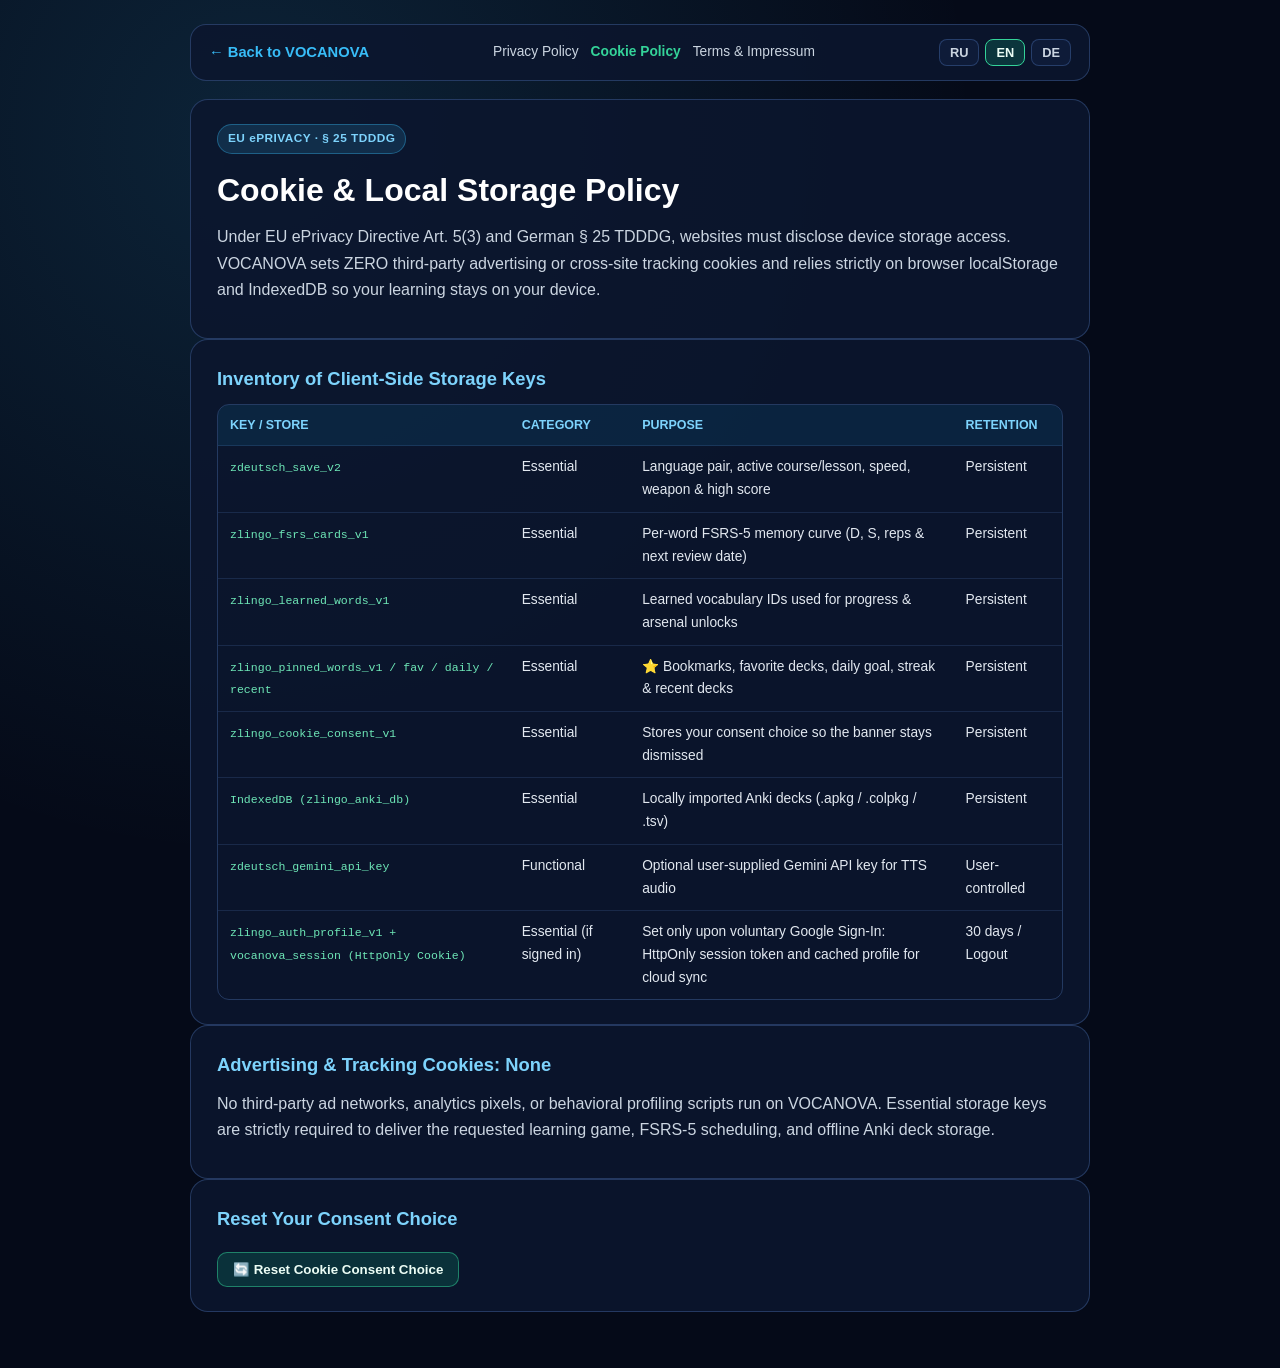
<file: cookies.html>
<!DOCTYPE html>
<html lang="ru">
<head>
  <meta charset="UTF-8" />
  <meta name="viewport" content="width=device-width, initial-scale=1.0" />
  <title>VOCANOVA — Cookie &amp; Local Storage Policy (EU ePrivacy / TDDDG)</title>
  <link rel="icon" type="image/svg+xml" href="image/favicon.svg" />
  <style>
    :root {
      color-scheme: dark;
      --bg: #050a18;
      --card: rgba(12, 22, 46, 0.88);
      --border: rgba(112, 168, 255, 0.25);
      --text: #e2e8f0;
      --muted: #94a3b8;
      --cyan: #38bdf8;
      --emerald: #34d399;
    }
    * { box-sizing: border-box; }
    body {
      margin: 0;
      font-family: Inter, -apple-system, BlinkMacSystemFont, "Segoe UI", Roboto, sans-serif;
      background:
        radial-gradient(circle at 20% 10%, rgba(56, 189, 248, 0.14), transparent 45%),
        var(--bg);
      color: var(--text);
      line-height: 1.65;
      padding: 24px 16px 56px;
    }
    .wrap { max-width: 900px; margin: 0 auto; display: flex; flex-direction: column; gap: 18px; }
    .topbar {
      display: flex; align-items: center; justify-content: space-between; flex-wrap: wrap; gap: 12px;
      padding: 14px 18px; border-radius: 16px; background: var(--card); border: 1px solid var(--border);
    }
    .back-link { color: var(--cyan); font-weight: 700; text-decoration: none; font-size: 0.92rem; }
    .back-link:hover { text-decoration: underline; }
    .nav-links { display: flex; align-items: center; flex-wrap: wrap; gap: 12px; font-size: 0.86rem; }
    .nav-links a { color: #cbd5e1; text-decoration: none; }
    .nav-links a.active { color: var(--emerald); font-weight: 700; }
    .nav-links a:hover { color: var(--cyan); }
    .lang-switch { display: inline-flex; gap: 6px; }
    .lang-btn {
      border: 1px solid var(--border); background: rgba(15, 29, 60, 0.8); color: #cbd5e1;
      border-radius: 8px; padding: 5px 10px; font-weight: 700; font-size: 0.8rem; cursor: pointer;
    }
    .lang-btn.active { border-color: var(--emerald); background: rgba(16, 185, 129, 0.2); color: #ecfdf5; }
    .hero, .card {
      padding: 24px 26px; border-radius: 18px; background: var(--card); border: 1px solid var(--border);
    }
    .badge {
      display: inline-block; padding: 4px 10px; border-radius: 999px; font-size: 0.74rem;
      font-weight: 800; letter-spacing: 0.04em; color: #7dd3fc;
      background: rgba(56, 189, 248, 0.14); border: 1px solid rgba(56, 189, 248, 0.35);
      margin-bottom: 10px;
    }
    h1 { margin: 0 0 8px; font-size: clamp(1.5rem, 3vw, 2rem); color: #fff; }
    h2 { margin: 0 0 10px; font-size: 1.15rem; color: #7dd3fc; }
    p { margin: 0 0 10px; color: #cbd5e1; }
    .table-wrap { overflow-x: auto; border-radius: 12px; border: 1px solid var(--border); margin-top: 10px; }
    table { width: 100%; border-collapse: collapse; font-size: 0.86rem; text-align: left; }
    th, td { padding: 10px 12px; border-bottom: 1px solid rgba(112, 168, 255, 0.14); vertical-align: top; }
    th { background: rgba(14, 165, 233, 0.1); color: #7dd3fc; font-size: 0.78rem; text-transform: uppercase; }
    tr:last-child td { border-bottom: none; }
    code { color: #6ee7b7; font-family: ui-monospace, SFMono-Regular, Menlo, monospace; font-size: 0.84em; }
    .reset-btn {
      margin-top: 8px; padding: 9px 15px; border-radius: 10px; cursor: pointer; font-weight: 700;
      border: 1px solid rgba(52, 211, 153, 0.5); background: rgba(16, 185, 129, 0.18); color: #ecfdf5;
    }
    .reset-msg { margin-top: 8px; font-size: 0.85rem; color: var(--emerald); font-weight: 700; }
  </style>
</head>
<body>
  <div class="wrap">
    <nav class="topbar">
      <a class="back-link" href="index.html" id="backLink">← Вернуться в VOCANOVA</a>
      <div class="nav-links">
        <a href="privacy.html" id="navPrivacy">Конфиденциальность</a>
        <a href="cookies.html" class="active" id="navCookies">Cookies</a>
        <a href="terms.html" id="navTerms">Условия и Impressum</a>
      </div>
      <div class="lang-switch">
        <button type="button" class="lang-btn" data-lang="ru">RU</button>
        <button type="button" class="lang-btn" data-lang="en">EN</button>
        <button type="button" class="lang-btn" data-lang="de">DE</button>
      </div>
    </nav>

    <main id="contentRoot"></main>
  </div>

  <script>
    const ROWS = [
      { key: 'zdeutsch_save_v2', cat: { ru: 'Необходимое', en: 'Essential', de: 'Notwendig' }, desc: { ru: 'Языки интерфейса/обучения, активный курс, скорость, оружие и рекорд', en: 'Language pair, active course/lesson, speed, weapon & high score', de: 'Sprachpaar, aktiver Kurs, Geschwindigkeit, Waffe & Highscore' }, exp: 'Persistent' },
      { key: 'zlingo_fsrs_cards_v1', cat: { ru: 'Необходимое', en: 'Essential', de: 'Notwendig' }, desc: { ru: 'Кривая памяти FSRS-5 по каждому слову (D, S, повторы, дата следующего показа)', en: 'Per-word FSRS-5 memory curve (D, S, reps & next review date)', de: 'FSRS-5-Gedächtniskurve je Wort (D, S, Wiederholungen & Fälligkeit)' }, exp: 'Persistent' },
      { key: 'zlingo_learned_words_v1', cat: { ru: 'Необходимое', en: 'Essential', de: 'Notwendig' }, desc: { ru: 'Список выученных слов для прогресса курсов и разблокировки оружия', en: 'Learned vocabulary IDs used for progress & arsenal unlocks', de: 'Gelernte Wörter für Kursfortschritt & Waffenfreischaltung' }, exp: 'Persistent' },
      { key: 'zlingo_pinned_words_v1 / fav / daily / recent', cat: { ru: 'Необходимое', en: 'Essential', de: 'Notwendig' }, desc: { ru: 'Закладки ⭐, избранные колоды, дневная цель, серия дней и история колод', en: '⭐ Bookmarks, favorite decks, daily goal, streak & recent decks', de: '⭐ Lesezeichen, Favoriten-Decks, Tagesziel, Streak & Verlauf' }, exp: 'Persistent' },
      { key: 'zlingo_cookie_consent_v1', cat: { ru: 'Необходимое', en: 'Essential', de: 'Notwendig' }, desc: { ru: 'Запоминает ваш выбор в баннере согласия cookies и не показывает его повторно', en: 'Stores your consent choice so the banner stays dismissed', de: 'Speichert deine Auswahl im Datenschutzbanner' }, exp: 'Persistent' },
      { key: 'IndexedDB (zlingo_anki_db)', cat: { ru: 'Необходимое', en: 'Essential', de: 'Notwendig' }, desc: { ru: 'Локально загруженные колоды Anki (.apkg / .colpkg / .tsv)', en: 'Locally imported Anki decks (.apkg / .colpkg / .tsv)', de: 'Lokal importierte Anki-Decks (.apkg / .colpkg / .tsv)' }, exp: 'Persistent' },
      { key: 'zdeutsch_gemini_api_key', cat: { ru: 'Функциональное', en: 'Functional', de: 'Funktional' }, desc: { ru: 'Опциональный личный ключ Gemini TTS API (если добавлен вами вручную)', en: 'Optional user-supplied Gemini API key for TTS audio', de: 'Optionaler eigener Gemini-API-Key für TTS (falls eingetragen)' }, exp: 'User-controlled' },
      { key: 'zlingo_auth_profile_v1 + vocanova_session (HttpOnly Cookie)', cat: { ru: 'Необходимое (при входе)', en: 'Essential (if signed in)', de: 'Notwendig (bei Login)' }, desc: { ru: 'Только при добровольном входе через Google: сессионная cookie авторизации и имя/аватар для синхронизации облака', en: 'Set only upon voluntary Google Sign-In: HttpOnly session token and cached profile for cloud sync', de: 'Nur nach freiwilligem Google-Login: HttpOnly-Session-Cookie und Profil für Cloud-Sync' }, exp: '30 days / Logout' }
    ];

    const DOCS = {
      ru: {
        title: 'VOCANOVA — Политика Cookies и локального хранилища',
        back: '← Вернуться в VOCANOVA',
        nav: ['Конфиденциальность', 'Cookies', 'Условия и Impressum'],
        badge: 'EU ePRIVACY · § 25 TDDDG',
        h1: 'Политика Cookies и браузерного хранилища',
        intro: 'Согласно Директиве ЕС ePrivacy (ст. 5(3)) и § 25 TDDDG мы открыто раскрываем все технологии хранения данных на вашем устройстве. VOCANOVA НЕ устанавливает рекламные или отслеживающие сторонние cookies — вместо серверной слежки игра использует локальное хранилище браузера (localStorage и IndexedDB).',
        tableTitle: 'Полный реестр ключей хранения',
        cols: ['Ключ / Хранилище', 'Категория', 'Назначение', 'Срок'],
        noTrackTitle: 'Рекламные и аналитические cookies: 0',
        noTrackText: 'На сайте не используются Google Analytics, Meta Pixel или рекламные трекеры. Согласие требуется только для опциональной функциональности — базовое сохранение уроков, колод Anki и FSRS-5 относится к технически необходимым данным по вашему прямому запросу сервиса.',
        manageTitle: 'Управление и сброс выбора',
        resetBtn: '🔄 Сбросить решение по cookies',
        resetDone: '✓ Согласие сброшено — при переходе на главную баннер появится снова.'
      },
      en: {
        title: 'VOCANOVA — Cookie & Browser Storage Policy',
        back: '← Back to VOCANOVA',
        nav: ['Privacy Policy', 'Cookie Policy', 'Terms & Impressum'],
        badge: 'EU ePRIVACY · § 25 TDDDG',
        h1: 'Cookie & Local Storage Policy',
        intro: 'Under EU ePrivacy Directive Art. 5(3) and German § 25 TDDDG, websites must disclose device storage access. VOCANOVA sets ZERO third-party advertising or cross-site tracking cookies and relies strictly on browser localStorage and IndexedDB so your learning stays on your device.',
        tableTitle: 'Inventory of Client-Side Storage Keys',
        cols: ['Key / Store', 'Category', 'Purpose', 'Retention'],
        noTrackTitle: 'Advertising & Tracking Cookies: None',
        noTrackText: 'No third-party ad networks, analytics pixels, or behavioral profiling scripts run on VOCANOVA. Essential storage keys are strictly required to deliver the requested learning game, FSRS-5 scheduling, and offline Anki deck storage.',
        manageTitle: 'Reset Your Consent Choice',
        resetBtn: '🔄 Reset Cookie Consent Choice',
        resetDone: '✓ Consent cleared — the banner will prompt again on the main page.'
      },
      de: {
        title: 'VOCANOVA — Cookie- & Browser-Speicher-Richtlinie',
        back: '← Zurück zu VOCANOVA',
        nav: ['Datenschutz', 'Cookies', 'Nutzung & Impressum'],
        badge: 'EU ePRIVACY · § 25 TDDDG',
        h1: 'Cookie- & Local-Storage-Richtlinie',
        intro: 'Gemäß § 25 TDDDG und Art. 5 Abs. 3 ePrivacy-Richtlinie informieren wir transparent über sämtliche Speicherzugriffe auf deinem Endgerät. VOCANOVA setzt KEINE Werbe- oder Tracking-Cookies von Drittanbietern ein, sondern speichert Lernstände lokal via localStorage und IndexedDB.',
        tableTitle: 'Übersicht aller Speicher-Schlüssel',
        cols: ['Schlüssel / Speicher', 'Kategorie', 'Zweck', 'Dauer'],
        noTrackTitle: 'Werbe- & Analyse-Cookies: Keine (0)',
        noTrackText: 'Es sind keine Werbenetzwerke oder Tracking-Skripte eingebunden. Unbedingt erforderliche Schlüssel werden benötigt, um das von dir gestartete Lernspiel, FSRS-5 sowie importierte Anki-Decks lokal bereitzustellen.',
        manageTitle: 'Einwilligung zurücksetzen',
        resetBtn: '🔄 Cookie-Auswahl zurücksetzen',
        resetDone: '✓ Einwilligung gelöscht – beim Öffnen der Hauptseite erscheint der Hinweis erneut.'
      }
    };

    function detectLang() {
      try {
        const saved = JSON.parse(localStorage.getItem('zdeutsch_save_v2') || '{}');
        if (saved.nativeLang && DOCS[saved.nativeLang]) return saved.nativeLang;
      } catch (_) {}
      const nav = (navigator.language || 'en').slice(0, 2).toLowerCase();
      return DOCS[nav] ? nav : 'en';
    }

    function renderDoc(lang) {
      const d = DOCS[lang] || DOCS.en;
      document.documentElement.lang = lang;
      document.title = d.title;
      document.getElementById('backLink').textContent = d.back;
      document.getElementById('navPrivacy').textContent = d.nav[0];
      document.getElementById('navCookies').textContent = d.nav[1];
      document.getElementById('navTerms').textContent = d.nav[2];
      document.querySelectorAll('.lang-btn').forEach(b => b.classList.toggle('active', b.dataset.lang === lang));

      const rowsHtml = ROWS.map(r => `
        <tr>
          <td><code>${r.key}</code></td>
          <td>${r.cat[lang] || r.cat.en}</td>
          <td>${r.desc[lang] || r.desc.en}</td>
          <td>${r.exp}</td>
        </tr>
      `).join('');

      document.getElementById('contentRoot').innerHTML = `
        <header class="hero">
          <div class="badge">${d.badge}</div>
          <h1>${d.h1}</h1>
          <p>${d.intro}</p>
        </header>
        <section class="card">
          <h2>${d.tableTitle}</h2>
          <div class="table-wrap">
            <table>
              <thead><tr>${d.cols.map(c => `<th>${c}</th>`).join('')}</tr></thead>
              <tbody>${rowsHtml}</tbody>
            </table>
          </div>
        </section>
        <section class="card">
          <h2>${d.noTrackTitle}</h2>
          <p>${d.noTrackText}</p>
        </section>
        <section class="card">
          <h2>${d.manageTitle}</h2>
          <button type="button" class="reset-btn" id="btnResetConsent">${d.resetBtn}</button>
          <div class="reset-msg" id="resetMsg" hidden>${d.resetDone}</div>
        </section>
      `;

      document.getElementById('btnResetConsent').addEventListener('click', () => {
        try { localStorage.removeItem('zlingo_cookie_consent_v1'); } catch (_) {}
        document.getElementById('resetMsg').hidden = false;
      });
    }

    document.querySelectorAll('.lang-btn').forEach(btn => {
      btn.addEventListener('click', () => renderDoc(btn.dataset.lang));
    });
    renderDoc(detectLang());
  </script>
</body>
</html>
</file>
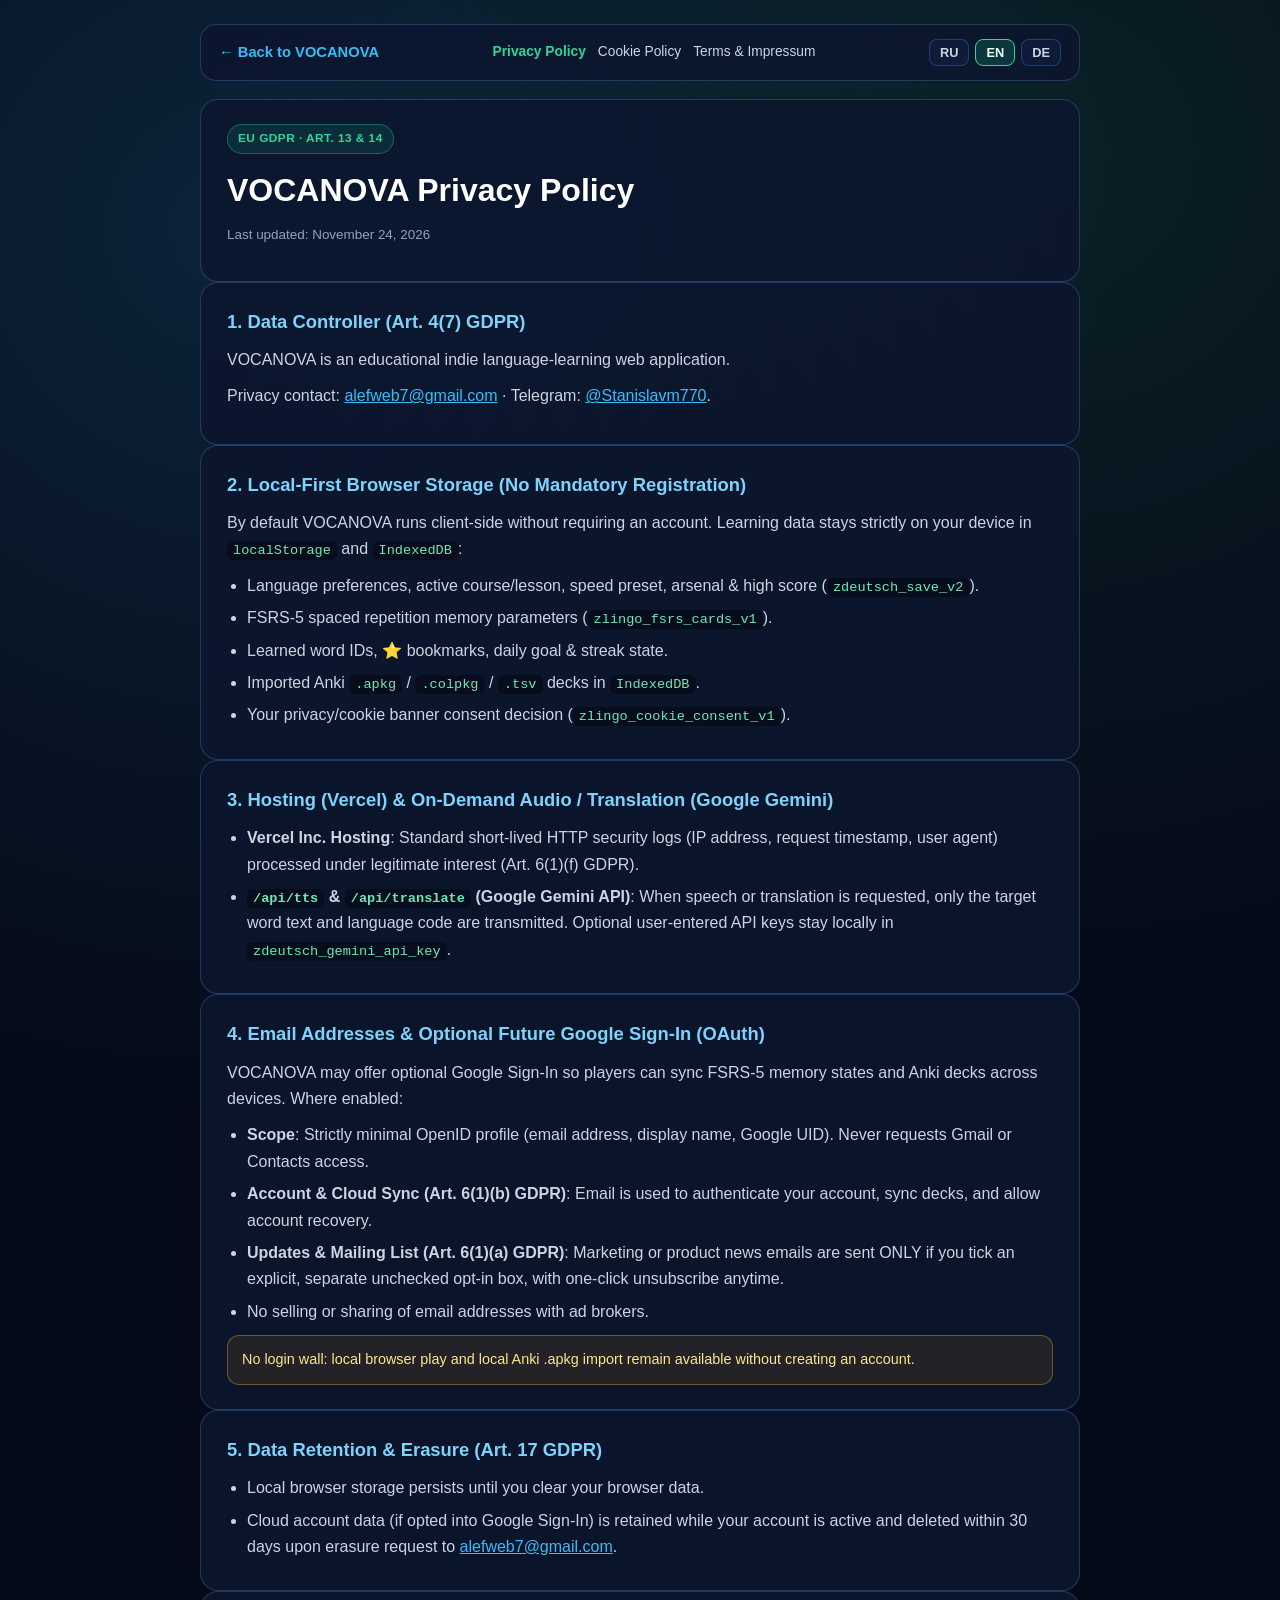
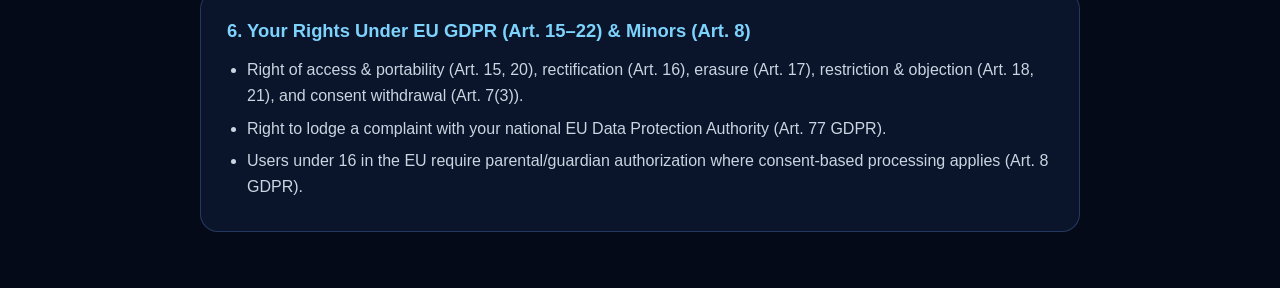
<file: privacy.html>
<!DOCTYPE html>
<html lang="ru">
<head>
  <meta charset="UTF-8" />
  <meta name="viewport" content="width=device-width, initial-scale=1.0" />
  <title>VOCANOVA — Privacy Policy (GDPR / DSGVO)</title>
  <link rel="icon" type="image/svg+xml" href="image/favicon.svg" />
  <style>
    :root {
      color-scheme: dark;
      --bg: #050a18;
      --card: rgba(12, 22, 46, 0.88);
      --border: rgba(112, 168, 255, 0.25);
      --text: #e2e8f0;
      --muted: #94a3b8;
      --cyan: #38bdf8;
      --emerald: #34d399;
      --amber: #fbbf24;
    }
    * { box-sizing: border-box; }
    body {
      margin: 0;
      font-family: Inter, -apple-system, BlinkMacSystemFont, "Segoe UI", Roboto, sans-serif;
      background:
        radial-gradient(circle at 18% 12%, rgba(56, 189, 248, 0.14), transparent 45%),
        radial-gradient(circle at 82% 8%, rgba(52, 211, 153, 0.11), transparent 42%),
        var(--bg);
      color: var(--text);
      line-height: 1.65;
      padding: 24px 16px 56px;
    }
    .wrap { max-width: 880px; margin: 0 auto; display: flex; flex-direction: column; gap: 18px; }
    .topbar {
      display: flex; align-items: center; justify-content: space-between; flex-wrap: wrap; gap: 12px;
      padding: 14px 18px; border-radius: 16px; background: var(--card); border: 1px solid var(--border);
    }
    .back-link { color: var(--cyan); font-weight: 700; text-decoration: none; font-size: 0.92rem; }
    .back-link:hover { text-decoration: underline; }
    .nav-links { display: flex; align-items: center; flex-wrap: wrap; gap: 12px; font-size: 0.86rem; }
    .nav-links a { color: #cbd5e1; text-decoration: none; }
    .nav-links a.active { color: var(--emerald); font-weight: 700; }
    .nav-links a:hover { color: var(--cyan); }
    .lang-switch { display: inline-flex; gap: 6px; }
    .lang-btn {
      border: 1px solid var(--border); background: rgba(15, 29, 60, 0.8); color: #cbd5e1;
      border-radius: 8px; padding: 5px 10px; font-weight: 700; font-size: 0.8rem; cursor: pointer;
    }
    .lang-btn.active { border-color: var(--emerald); background: rgba(16, 185, 129, 0.2); color: #ecfdf5; }
    .hero, .card {
      padding: 24px 26px; border-radius: 18px; background: var(--card); border: 1px solid var(--border);
    }
    .badge {
      display: inline-block; padding: 4px 10px; border-radius: 999px; font-size: 0.74rem;
      font-weight: 800; letter-spacing: 0.04em; color: var(--emerald);
      background: rgba(16, 185, 129, 0.14); border: 1px solid rgba(52, 211, 153, 0.35);
      margin-bottom: 10px;
    }
    h1 { margin: 0 0 8px; font-size: clamp(1.5rem, 3vw, 2rem); color: #fff; }
    h2 { margin: 0 0 10px; font-size: 1.15rem; color: #7dd3fc; }
    p { margin: 0 0 10px; color: #cbd5e1; }
    ul { margin: 6px 0 0; padding-left: 20px; color: #cbd5e1; }
    li { margin-bottom: 6px; }
    code {
      background: rgba(6, 12, 26, 0.85); color: #6ee7b7; padding: 2px 6px; border-radius: 6px;
      font-family: ui-monospace, SFMono-Regular, Menlo, monospace; font-size: 0.85em;
    }
    a.inline { color: var(--cyan); }
    .meta { font-size: 0.84rem; color: var(--muted); }
    .callout {
      margin-top: 10px; padding: 12px 14px; border-radius: 12px;
      background: rgba(245, 158, 11, 0.11); border: 1px solid rgba(251, 191, 36, 0.35);
      color: #fde68a; font-size: 0.9rem;
    }
  </style>
</head>
<body>
  <div class="wrap">
    <nav class="topbar">
      <a class="back-link" href="index.html" id="backLink">← Вернуться в VOCANOVA</a>
      <div class="nav-links">
        <a href="privacy.html" class="active" id="navPrivacy">Конфиденциальность</a>
        <a href="cookies.html" id="navCookies">Cookies</a>
        <a href="terms.html" id="navTerms">Условия и Impressum</a>
      </div>
      <div class="lang-switch" role="group" aria-label="Language">
        <button type="button" class="lang-btn" data-lang="ru">RU</button>
        <button type="button" class="lang-btn" data-lang="en">EN</button>
        <button type="button" class="lang-btn" data-lang="de">DE</button>
      </div>
    </nav>

    <main id="contentRoot"></main>
  </div>

  <script>
    const DOCS = {
      ru: {
        title: 'VOCANOVA — Политика конфиденциальности (GDPR / DSGVO)',
        back: '← Вернуться в VOCANOVA',
        nav: ['Конфиденциальность', 'Cookies', 'Условия и Impressum'],
        badge: 'EU GDPR · ART. 13 & 14 · DSGVO',
        h1: 'Политика конфиденциальности VOCANOVA',
        updated: 'Последнее обновление: 24 ноября 2026 г.',
        sections: [
          {
            h: '1. Кто отвечает за обработку данных (Контролёр, ст. 4(7) GDPR)',
            p: [
              'VOCANOVA — образовательный инди-проект для изучения иностранных языков.',
              'Контактное лицо по вопросам персональных данных: <a class="inline" href="mailto:alefweb7@gmail.com">alefweb7@gmail.com</a> · Telegram: <a class="inline" href="https://t.me/Stanislavm770" target="_blank" rel="noopener noreferrer">@Stanislavm770</a>.'
            ]
          },
          {
            h: '2. Какие данные хранятся только у вас на устройстве (Local-First)',
            p: [
              'По умолчанию VOCANOVA работает без обязательной регистрации. Учебные данные хранятся исключительно в вашем браузере (<code>localStorage</code> и <code>IndexedDB</code>) и не передаются разработчику:'
            ],
            li: [
              'Настройки языка, текущий курс, скорость, оружие и рекорд (<code>zdeutsch_save_v2</code>).',
              'Кривая памяти алгоритма интервального повторения FSRS-5 (<code>zlingo_fsrs_cards_v1</code>).',
              'Выученные слова, отмеченные звёздочкой ⭐ слова, дневная цель и серия дней.',
              'Импортированные колоды Anki <code>.apkg</code> / <code>.colpkg</code> / <code>.tsv</code> и личные списки слов в <code>IndexedDB</code>.',
              'Ваш выбор настроек приватности в баннере cookies (<code>zlingo_cookie_consent_v1</code>).'
            ]
          },
          {
            h: '3. Серверные запросы: хостинг Vercel и озвучка / перевод (Google Gemini API)',
            p: [
              'Для работы веб-приложения и генерации озвучки/перевода используются следующие обработчики:'
            ],
            li: [
              '<strong>Vercel Inc. (хостинг)</strong>: при открытии страниц сервер автоматически фиксирует технические HTTP-заголовки (IP-адрес, время запроса, User-Agent) в кратковременных журналах безопасности (правовое основание: законный интерес ст. 6(1)(f) GDPR).',
              '<strong>Серверные маршруты <code>/api/tts</code> и <code>/api/translate</code> (Google Gemini API)</strong>: когда вы воспроизводите слово или запрашиваете перевод при импорте Anki, на сервер отправляется <em>только текст соответствующего слова</em> и выбранный язык. Ваш email или личный профиль в эти запросы не передаются. Если вы ввели собственный ключ Gemini в Настройках озвучки, он хранится только в вашем <code>localStorage</code> (<code>zdeutsch_gemini_api_key</code>).'
            ]
          },
          {
            h: '4. Электронная почта и опциональный вход через Google (Google OAuth / База пользователей)',
            p: [
              'VOCANOVA может предоставлять опциональный вход через Google для облачной синхронизации ваших колод Anki и прогресса FSRS-5 между устройствами (компьютер и телефон). Если вы войдёте через Google:'
            ],
            li: [
              '<strong>Какие данные запрашиваются</strong>: только базовый профиль Google (email, отображаемое имя, идентификатор Google UID и при необходимости аватар).',
              '<strong>Цель и правовое основание (ст. 6(1)(b) GDPR)</strong>: создание аккаунта, сохранение личных колод/прогресса FSRS в базе данных и восстановление доступа при смене устройства. Доступ к чтению вашей почты Gmail или контактов НЕ запрашивается.',
              '<strong>Рассылки и клиентская база (ст. 6(1)(a) GDPR)</strong>: отправлять вам письма об обновлениях проекта мы имеем право <em>только при наличии отдельного добровольного согласия (отдельная галочка)</em>. Отозвать согласие и отписаться можно в один клик.',
              '<strong>Запрет скрытой передачи</strong>: база адресов электронной почты никогда не продаётся и не передаётся рекламным брокерам.'
            ],
            callout: 'Важно для ЕС: вы всегда можете импортировать колоды Anki локально и играть бесплатно без входа через Google. Вход даёт именно облачную синхронизацию и удобство.'
          },
          {
            h: '5. Сроки хранения и удаление данных (ст. 17 GDPR)',
            li: [
              'Локальные данные браузера хранятся до момента, пока вы сами не очистите хранилище сайта.',
              'Данные аккаунта (если подключён вход через Google) хранятся, пока учётная запись активна. По запросу на <a class="inline" href="mailto:alefweb7@gmail.com">alefweb7@gmail.com</a> или кнопке удаления в профиле email и облачные копии колод удаляются в течение максимум 30 дней.'
            ]
          },
          {
            h: '6. Ваши права по Регламенту ЕС (ст. 15–22 GDPR) и защита детей (ст. 8)',
            li: [
              '<strong>Право на доступ и копию данных (ст. 15, ст. 20 GDPR)</strong> — получить экспорт ваших данных в машиночитаемом формате.',
              '<strong>Право на исправление и удаление (ст. 16, ст. 17 GDPR)</strong> — изменить или полностью стереть email и связанные данные.',
              '<strong>Право на ограничение и возражение (ст. 18, ст. 21 GDPR)</strong> и <strong>право отозвать согласие (ст. 7(3))</strong> в любой момент без ущерба законности прошлой обработки.',
              '<strong>Право на жалобу (ст. 77 GDPR)</strong> — обратиться в надзорный орган по защите данных вашей страны ЕС.',
              'Сервис не предназначен для детей младше 16 лет без согласия родителей (ст. 8 GDPR).'
            ]
          }
        ]
      },
      en: {
        title: 'VOCANOVA — Privacy Policy (EU GDPR / DSGVO)',
        back: '← Back to VOCANOVA',
        nav: ['Privacy Policy', 'Cookie Policy', 'Terms & Impressum'],
        badge: 'EU GDPR · ART. 13 & 14',
        h1: 'VOCANOVA Privacy Policy',
        updated: 'Last updated: November 24, 2026',
        sections: [
          {
            h: '1. Data Controller (Art. 4(7) GDPR)',
            p: [
              'VOCANOVA is an educational indie language-learning web application.',
              'Privacy contact: <a class="inline" href="mailto:alefweb7@gmail.com">alefweb7@gmail.com</a> · Telegram: <a class="inline" href="https://t.me/Stanislavm770" target="_blank" rel="noopener noreferrer">@Stanislavm770</a>.'
            ]
          },
          {
            h: '2. Local-First Browser Storage (No Mandatory Registration)',
            p: [
              'By default VOCANOVA runs client-side without requiring an account. Learning data stays strictly on your device in <code>localStorage</code> and <code>IndexedDB</code>:'
            ],
            li: [
              'Language preferences, active course/lesson, speed preset, arsenal & high score (<code>zdeutsch_save_v2</code>).',
              'FSRS-5 spaced repetition memory parameters (<code>zlingo_fsrs_cards_v1</code>).',
              'Learned word IDs, ⭐ bookmarks, daily goal & streak state.',
              'Imported Anki <code>.apkg</code> / <code>.colpkg</code> / <code>.tsv</code> decks in <code>IndexedDB</code>.',
              'Your privacy/cookie banner consent decision (<code>zlingo_cookie_consent_v1</code>).'
            ]
          },
          {
            h: '3. Hosting (Vercel) & On-Demand Audio / Translation (Google Gemini)',
            li: [
              '<strong>Vercel Inc. Hosting</strong>: Standard short-lived HTTP security logs (IP address, request timestamp, user agent) processed under legitimate interest (Art. 6(1)(f) GDPR).',
              '<strong><code>/api/tts</code> & <code>/api/translate</code> (Google Gemini API)</strong>: When speech or translation is requested, only the target word text and language code are transmitted. Optional user-entered API keys stay locally in <code>zdeutsch_gemini_api_key</code>.'
            ]
          },
          {
            h: '4. Email Addresses & Optional Future Google Sign-In (OAuth)',
            p: [
              'VOCANOVA may offer optional Google Sign-In so players can sync FSRS-5 memory states and Anki decks across devices. Where enabled:'
            ],
            li: [
              '<strong>Scope</strong>: Strictly minimal OpenID profile (email address, display name, Google UID). Never requests Gmail or Contacts access.',
              '<strong>Account & Cloud Sync (Art. 6(1)(b) GDPR)</strong>: Email is used to authenticate your account, sync decks, and allow account recovery.',
              '<strong>Updates & Mailing List (Art. 6(1)(a) GDPR)</strong>: Marketing or product news emails are sent ONLY if you tick an explicit, separate unchecked opt-in box, with one-click unsubscribe anytime.',
              'No selling or sharing of email addresses with ad brokers.'
            ],
            callout: 'No login wall: local browser play and local Anki .apkg import remain available without creating an account.'
          },
          {
            h: '5. Data Retention & Erasure (Art. 17 GDPR)',
            li: [
              'Local browser storage persists until you clear your browser data.',
              'Cloud account data (if opted into Google Sign-In) is retained while your account is active and deleted within 30 days upon erasure request to <a class="inline" href="mailto:alefweb7@gmail.com">alefweb7@gmail.com</a>.'
            ]
          },
          {
            h: '6. Your Rights Under EU GDPR (Art. 15–22) & Minors (Art. 8)',
            li: [
              'Right of access & portability (Art. 15, 20), rectification (Art. 16), erasure (Art. 17), restriction & objection (Art. 18, 21), and consent withdrawal (Art. 7(3)).',
              'Right to lodge a complaint with your national EU Data Protection Authority (Art. 77 GDPR).',
              'Users under 16 in the EU require parental/guardian authorization where consent-based processing applies (Art. 8 GDPR).'
            ]
          }
        ]
      },
      de: {
        title: 'VOCANOVA — Datenschutzerklärung (DSGVO / GDPR)',
        back: '← Zurück zu VOCANOVA',
        nav: ['Datenschutz', 'Cookies', 'Nutzung & Impressum'],
        badge: 'EU DSGVO · ART. 13 & 14',
        h1: 'Datenschutzerklärung von VOCANOVA',
        updated: 'Stand: 24. November 2026',
        sections: [
          {
            h: '1. Verantwortlicher (Art. 4 Nr. 7 DSGVO)',
            p: [
              'VOCANOVA ist ein unabhängiges Bildungsprojekt zum Sprachenlernen.',
              'Kontakt für Datenschutzanfragen: <a class="inline" href="mailto:alefweb7@gmail.com">alefweb7@gmail.com</a> · Telegram: <a class="inline" href="https://t.me/Stanislavm770" target="_blank" rel="noopener noreferrer">@Stanislavm770</a>.'
            ]
          },
          {
            h: '2. Lokale Speicherung im Browser (Local-First)',
            p: [
              'VOCANOVA funktioniert ohne Registrierungspflicht. Sämtliche Lernstände bleiben lokal in deinem Browser (<code>localStorage</code> und <code>IndexedDB</code>):'
            ],
            li: [
              'Sprachwahl, aktiver Kurs, Spielgeschwindigkeit, Waffen-Fortschritt und Highscore (<code>zdeutsch_save_v2</code>).',
              'FSRS-5 Gedächtniswerte je Wort (<code>zlingo_fsrs_cards_v1</code>).',
              'Gelernte Wörter, ⭐ Lesezeichen, Tagesziel und Streak.',
              'Importierte Anki-Decks (<code>.apkg</code> / <code>.colpkg</code> / <code>.tsv</code>) in <code>IndexedDB</code>.',
              'Deine Entscheidung im Cookie-/Datenschutzbanner (<code>zlingo_cookie_consent_v1</code>).'
            ]
          },
          {
            h: '3. Hosting (Vercel) & Audio-/Übersetzungs-API (Google Gemini)',
            li: [
              '<strong>Vercel Inc.</strong>: Technische Zugriffs- und Sicherheitslogs (IP-Adresse, Zeitstempel) auf Grundlage berechtigten Interesses (Art. 6 Abs. 1 lit. f DSGVO).',
              '<strong><code>/api/tts</code> & <code>/api/translate</code></strong>: Beim Vorlesen oder Übersetzen wird ausschließlich das jeweilige Zielwort übertragen. Ein optional selbst eingetragener Gemini-API-Key verbleibt lokal in <code>zdeutsch_gemini_api_key</code>.'
            ]
          },
          {
            h: '4. E-Mail & optionaler Google-Login (OAuth / Cloud-Sync)',
            p: [
              'Sofern ein freiwilliger Google Sign-In zur geräteübergreifenden Synchronisierung von Anki-Decks und FSRS-5 bereitgestellt wird:'
            ],
            li: [
              '<strong>Umfang</strong>: Nur E-Mail-Adresse, Name und Google-UID (kein Zugriff auf Gmail oder Kontakte).',
              '<strong>Rechtsgrundlage Synchronisierung (Art. 6 Abs. 1 lit. b DSGVO)</strong>: Bereitstellung von Konto und Cloud-Speicherung.',
              '<strong>Produkt-Updates / Newsletter (Art. 6 Abs. 1 lit. a DSGVO)</strong>: E-Mail-Updates erfolgen ausschließlich nach separater, aktiver Opt-in-Einwilligung und sind jederzeit widerrufbar.',
              'Kein Verkauf oder Weitergabe von E-Mail-Adressen an Werbenetzwerke.'
            ]
          },
          {
            h: '5. Speicherdauer & Deine Rechte (Art. 15–22, Art. 77 DSGVO)',
            li: [
              'Auskunft, Berichtigung, Löschung (Art. 17 DSGVO), Einschränkung, Datenübertragbarkeit und Widerspruch jederzeit per Mail an <a class="inline" href="mailto:alefweb7@gmail.com">alefweb7@gmail.com</a>.',
              'Beschwerderecht bei einer zuständigen Datenschutz-Aufsichtsbehörde in der EU.'
            ]
          }
        ]
      }
    };

    function detectLang() {
      try {
        const q = new URLSearchParams(location.search).get('lang');
        if (q && DOCS[q]) return q;
        const saved = JSON.parse(localStorage.getItem('zdeutsch_save_v2') || '{}');
        if (saved.nativeLang && DOCS[saved.nativeLang]) return saved.nativeLang;
      } catch (_) {}
      const nav = (navigator.language || 'en').slice(0, 2).toLowerCase();
      return DOCS[nav] ? nav : 'en';
    }

    function renderDoc(lang) {
      const d = DOCS[lang] || DOCS.en;
      document.documentElement.lang = lang;
      document.title = d.title;
      document.getElementById('backLink').textContent = d.back;
      document.getElementById('navPrivacy').textContent = d.nav[0];
      document.getElementById('navCookies').textContent = d.nav[1];
      document.getElementById('navTerms').textContent = d.nav[2];
      document.querySelectorAll('.lang-btn').forEach(b => b.classList.toggle('active', b.dataset.lang === lang));

      const sectionsHtml = d.sections.map(sec => `
        <section class="card">
          <h2>${sec.h}</h2>
          ${(sec.p || []).map(x => `<p>${x}</p>`).join('')}
          ${sec.li ? `<ul>${sec.li.map(x => `<li>${x}</li>`).join('')}</ul>` : ''}
          ${sec.callout ? `<div class="callout">${sec.callout}</div>` : ''}
        </section>
      `).join('');

      document.getElementById('contentRoot').innerHTML = `
        <header class="hero">
          <div class="badge">${d.badge}</div>
          <h1>${d.h1}</h1>
          <p class="meta">${d.updated}</p>
        </header>
        ${sectionsHtml}
      `;
    }

    document.querySelectorAll('.lang-btn').forEach(btn => {
      btn.addEventListener('click', () => renderDoc(btn.dataset.lang));
    });
    renderDoc(detectLang());
  </script>
</body>
</html>
</file>
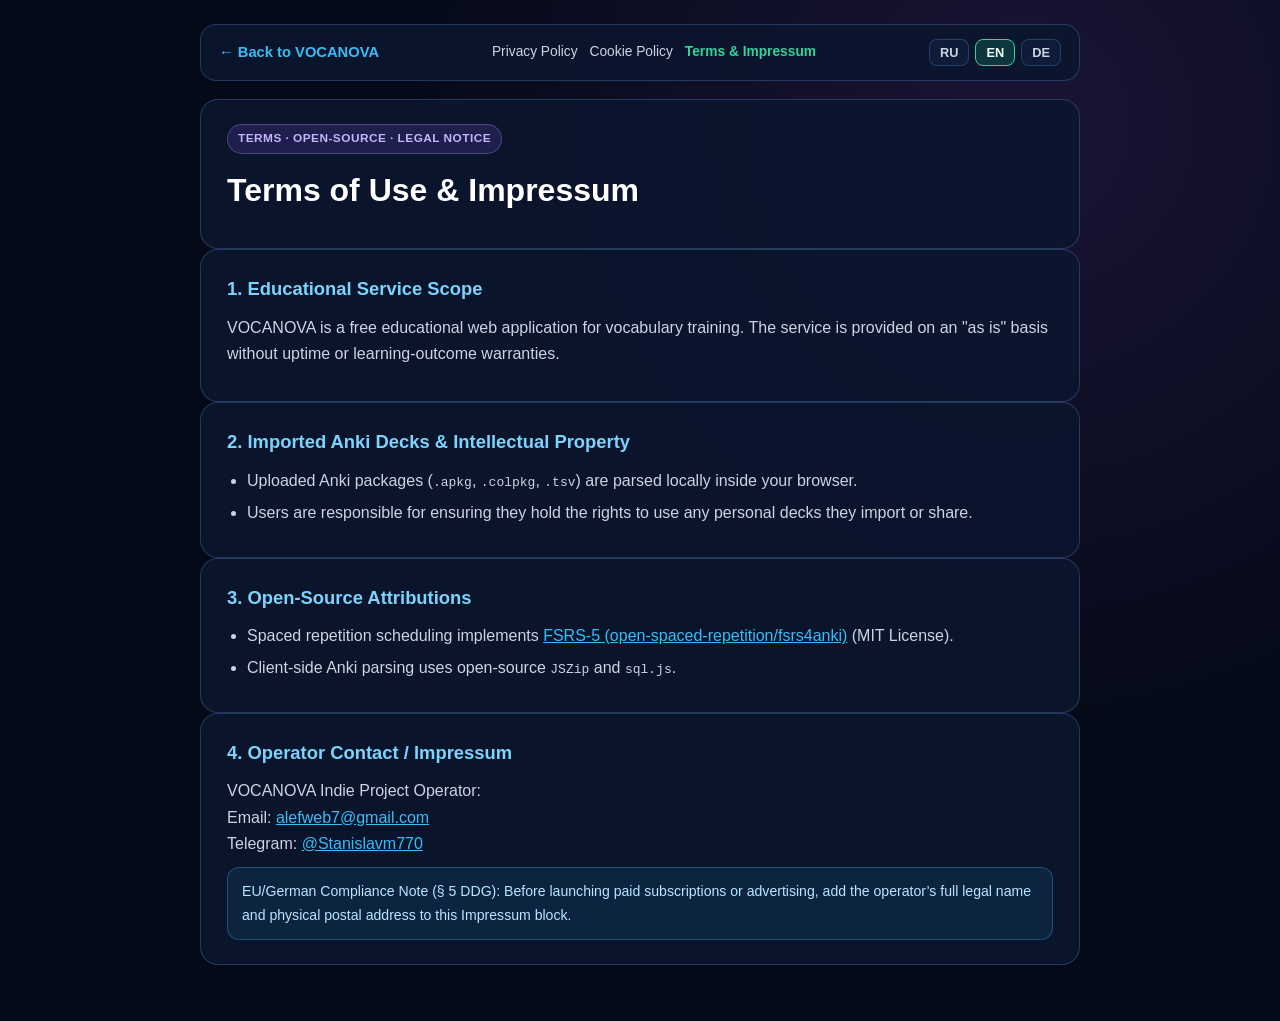
<file: terms.html>
<!DOCTYPE html>
<html lang="ru">
<head>
  <meta charset="UTF-8" />
  <meta name="viewport" content="width=device-width, initial-scale=1.0" />
  <title>VOCANOVA — Terms of Use &amp; Impressum (§ 5 DDG)</title>
  <link rel="icon" type="image/svg+xml" href="image/favicon.svg" />
  <style>
    :root {
      color-scheme: dark;
      --bg: #050a18;
      --card: rgba(12, 22, 46, 0.88);
      --border: rgba(112, 168, 255, 0.25);
      --text: #e2e8f0;
      --cyan: #38bdf8;
      --emerald: #34d399;
    }
    * { box-sizing: border-box; }
    body {
      margin: 0;
      font-family: Inter, -apple-system, BlinkMacSystemFont, "Segoe UI", Roboto, sans-serif;
      background:
        radial-gradient(circle at 80% 12%, rgba(168, 85, 247, 0.13), transparent 45%),
        var(--bg);
      color: var(--text);
      line-height: 1.65;
      padding: 24px 16px 56px;
    }
    .wrap { max-width: 880px; margin: 0 auto; display: flex; flex-direction: column; gap: 18px; }
    .topbar {
      display: flex; align-items: center; justify-content: space-between; flex-wrap: wrap; gap: 12px;
      padding: 14px 18px; border-radius: 16px; background: var(--card); border: 1px solid var(--border);
    }
    .back-link { color: var(--cyan); font-weight: 700; text-decoration: none; font-size: 0.92rem; }
    .back-link:hover { text-decoration: underline; }
    .nav-links { display: flex; align-items: center; flex-wrap: wrap; gap: 12px; font-size: 0.86rem; }
    .nav-links a { color: #cbd5e1; text-decoration: none; }
    .nav-links a.active { color: var(--emerald); font-weight: 700; }
    .nav-links a:hover { color: var(--cyan); }
    .lang-switch { display: inline-flex; gap: 6px; }
    .lang-btn {
      border: 1px solid var(--border); background: rgba(15, 29, 60, 0.8); color: #cbd5e1;
      border-radius: 8px; padding: 5px 10px; font-weight: 700; font-size: 0.8rem; cursor: pointer;
    }
    .lang-btn.active { border-color: var(--emerald); background: rgba(16, 185, 129, 0.2); color: #ecfdf5; }
    .hero, .card {
      padding: 24px 26px; border-radius: 18px; background: var(--card); border: 1px solid var(--border);
    }
    .badge {
      display: inline-block; padding: 4px 10px; border-radius: 999px; font-size: 0.74rem;
      font-weight: 800; letter-spacing: 0.04em; color: #c4b5fd;
      background: rgba(139, 92, 246, 0.16); border: 1px solid rgba(167, 139, 250, 0.35);
      margin-bottom: 10px;
    }
    h1 { margin: 0 0 8px; font-size: clamp(1.5rem, 3vw, 2rem); color: #fff; }
    h2 { margin: 0 0 10px; font-size: 1.15rem; color: #7dd3fc; }
    p { margin: 0 0 10px; color: #cbd5e1; }
    ul { margin: 6px 0 0; padding-left: 20px; color: #cbd5e1; }
    li { margin-bottom: 6px; }
    a.inline { color: var(--cyan); }
    .note {
      margin-top: 10px; padding: 12px 14px; border-radius: 12px;
      background: rgba(56, 189, 248, 0.1); border: 1px solid rgba(56, 189, 248, 0.3);
      color: #bae6fd; font-size: 0.88rem;
    }
  </style>
</head>
<body>
  <div class="wrap">
    <nav class="topbar">
      <a class="back-link" href="index.html" id="backLink">← Вернуться в VOCANOVA</a>
      <div class="nav-links">
        <a href="privacy.html" id="navPrivacy">Конфиденциальность</a>
        <a href="cookies.html" id="navCookies">Cookies</a>
        <a href="terms.html" class="active" id="navTerms">Условия и Impressum</a>
      </div>
      <div class="lang-switch">
        <button type="button" class="lang-btn" data-lang="ru">RU</button>
        <button type="button" class="lang-btn" data-lang="en">EN</button>
        <button type="button" class="lang-btn" data-lang="de">DE</button>
      </div>
    </nav>

    <main id="contentRoot"></main>
  </div>

  <script>
    const DOCS = {
      ru: {
        title: 'VOCANOVA — Условия использования и Impressum',
        back: '← Вернуться в VOCANOVA',
        nav: ['Конфиденциальность', 'Cookies', 'Условия и Impressum'],
        badge: 'TERMS · OPEN-SOURCE · IMPRESSUM (§ 5 DDG)',
        h1: 'Условия использования и правовая информация',
        sections: [
          {
            h: '1. Назначение сервиса',
            p: [
              'VOCANOVA — бесплатное образовательное веб-приложение для тренировки словарного запаса в игровом формате. Сервис предоставляется по принципу «как есть» (as is) без коммерческих гарантий бесперебойности.'
            ]
          },
          {
            h: '2. Пользовательские колоды Anki и авторские права',
            li: [
              'При импорте файлов Anki (<code>.apkg</code>, <code>.colpkg</code>, <code>.tsv</code>, <code>.csv</code>) вся обработка выполняется локально в вашем браузере.',
              'Вы несёте ответственность за наличие прав на использование загружаемых учебных материалов. В случае появления облачной публикации колод запрещено выгружать материалы, нарушающие авторские права третьих лиц.'
            ]
          },
          {
            h: '3. Открытый код и атрибуция',
            li: [
              'Интервальное повторение основано на открытом алгоритме <a class="inline" href="https://github.com/open-spaced-repetition/fsrs4anki" target="_blank" rel="noopener noreferrer">FSRS-5 (open-spaced-repetition/fsrs4anki)</a> (MIT License).',
              'Локальный импорт колод Anki использует открытые библиотеки <code>JSZip</code> и <code>sql.js</code> (MIT).'
            ]
          },
          {
            h: '4. Контактная информация / Impressum',
            p: [
              'Ответственный автор проекта VOCANOVA:',
              'Email: <a class="inline" href="mailto:alefweb7@gmail.com">alefweb7@gmail.com</a><br/>Telegram: <a class="inline" href="https://t.me/Stanislavm770" target="_blank" rel="noopener noreferrer">@Stanislavm770</a>'
            ],
            note: 'Примечание для работы в Германии/ЕС: до старта любой платной монетизации или рекламы сайт работает как некоммерческий инди-пет-проект. Перед подключением платежей в этот раздел Impressum (по § 5 DDG) необходимо вписать полные ФИО владельца и физический почтовый адрес.'
          }
        ]
      },
      en: {
        title: 'VOCANOVA — Terms of Use & Legal Notice (Impressum)',
        back: '← Back to VOCANOVA',
        nav: ['Privacy Policy', 'Cookie Policy', 'Terms & Impressum'],
        badge: 'TERMS · OPEN-SOURCE · LEGAL NOTICE',
        h1: 'Terms of Use & Impressum',
        sections: [
          {
            h: '1. Educational Service Scope',
            p: [
              'VOCANOVA is a free educational web application for vocabulary training. The service is provided on an "as is" basis without uptime or learning-outcome warranties.'
            ]
          },
          {
            h: '2. Imported Anki Decks & Intellectual Property',
            li: [
              'Uploaded Anki packages (<code>.apkg</code>, <code>.colpkg</code>, <code>.tsv</code>) are parsed locally inside your browser.',
              'Users are responsible for ensuring they hold the rights to use any personal decks they import or share.'
            ]
          },
          {
            h: '3. Open-Source Attributions',
            li: [
              'Spaced repetition scheduling implements <a class="inline" href="https://github.com/open-spaced-repetition/fsrs4anki" target="_blank" rel="noopener noreferrer">FSRS-5 (open-spaced-repetition/fsrs4anki)</a> (MIT License).',
              'Client-side Anki parsing uses open-source <code>JSZip</code> and <code>sql.js</code>.'
            ]
          },
          {
            h: '4. Operator Contact / Impressum',
            p: [
              'VOCANOVA Indie Project Operator:<br/>Email: <a class="inline" href="mailto:alefweb7@gmail.com">alefweb7@gmail.com</a><br/>Telegram: <a class="inline" href="https://t.me/Stanislavm770" target="_blank" rel="noopener noreferrer">@Stanislavm770</a>'
            ],
            note: 'EU/German Compliance Note (§ 5 DDG): Before launching paid subscriptions or advertising, add the operator’s full legal name and physical postal address to this Impressum block.'
          }
        ]
      },
      de: {
        title: 'VOCANOVA — Nutzungsbedingungen & Impressum (§ 5 DDG)',
        back: '← Zurück zu VOCANOVA',
        nav: ['Datenschutz', 'Cookies', 'Nutzung & Impressum'],
        badge: 'NUTZUNG · OPEN-SOURCE · IMPRESSUM (§ 5 DDG)',
        h1: 'Nutzungsbedingungen & Impressum',
        sections: [
          {
            h: '1. Leistungsgegenstand',
            p: [
              'VOCANOVA ist ein kostenloses Bildungs-Webprojekt zum Vokabeltraining im Arcade-Format und wird ohne Gewährleistung (as is) bereitgestellt.'
            ]
          },
          {
            h: '2. Eigene Anki-Decks & Urheberrecht',
            li: [
              'Hochgeladene <code>.apkg</code>- / <code>.colpkg</code>- / <code>.tsv</code>-Dateien werden ausschließlich lokal in deinem Browser verarbeitet.',
              'Für eigene importierte Materialien trägt allein der jeweilige Nutzer die urheberrechtliche Verantwortung.'
            ]
          },
          {
            h: '3. Open-Source-Hinweise',
            li: [
              'Das Wiederholungs-Timing basiert auf <a class="inline" href="https://github.com/open-spaced-repetition/fsrs4anki" target="_blank" rel="noopener noreferrer">FSRS-5 (open-spaced-repetition/fsrs4anki)</a> (MIT-Lizenz).',
              'Der lokale Anki-Import nutzt die Open-Source-Bibliotheken <code>JSZip</code> und <code>sql.js</code>.'
            ]
          },
          {
            h: '4. Kontakt / Angaben gemäß § 5 DDG',
            p: [
              'Verantwortlicher Betreiber (VOCANOVA):<br/>E-Mail: <a class="inline" href="mailto:alefweb7@gmail.com">alefweb7@gmail.com</a><br/>Telegram: <a class="inline" href="https://t.me/Stanislavm770" target="_blank" rel="noopener noreferrer">@Stanislavm770</a>'
            ],
            note: 'Hinweis (§ 5 DDG): Vor Aufnahme kommerzieller Angebote oder Werbung sind hier vollständiger bürgerlicher Name und ladungsfähige Postanschrift des Betreibers zu ergänzen.'
          }
        ]
      }
    };

    function detectLang() {
      try {
        const saved = JSON.parse(localStorage.getItem('zdeutsch_save_v2') || '{}');
        if (saved.nativeLang && DOCS[saved.nativeLang]) return saved.nativeLang;
      } catch (_) {}
      const nav = (navigator.language || 'en').slice(0, 2).toLowerCase();
      return DOCS[nav] ? nav : 'en';
    }

    function renderDoc(lang) {
      const d = DOCS[lang] || DOCS.en;
      document.documentElement.lang = lang;
      document.title = d.title;
      document.getElementById('backLink').textContent = d.back;
      document.getElementById('navPrivacy').textContent = d.nav[0];
      document.getElementById('navCookies').textContent = d.nav[1];
      document.getElementById('navTerms').textContent = d.nav[2];
      document.querySelectorAll('.lang-btn').forEach(b => b.classList.toggle('active', b.dataset.lang === lang));

      const sectionsHtml = d.sections.map(sec => `
        <section class="card">
          <h2>${sec.h}</h2>
          ${(sec.p || []).map(x => `<p>${x}</p>`).join('')}
          ${sec.li ? `<ul>${sec.li.map(x => `<li>${x}</li>`).join('')}</ul>` : ''}
          ${sec.note ? `<div class="note">${sec.note}</div>` : ''}
        </section>
      `).join('');

      document.getElementById('contentRoot').innerHTML = `
        <header class="hero">
          <div class="badge">${d.badge}</div>
          <h1>${d.h1}</h1>
        </header>
        ${sectionsHtml}
      `;
    }

    document.querySelectorAll('.lang-btn').forEach(btn => {
      btn.addEventListener('click', () => renderDoc(btn.dataset.lang));
    });
    renderDoc(detectLang());
  </script>
</body>
</html>
</file>
